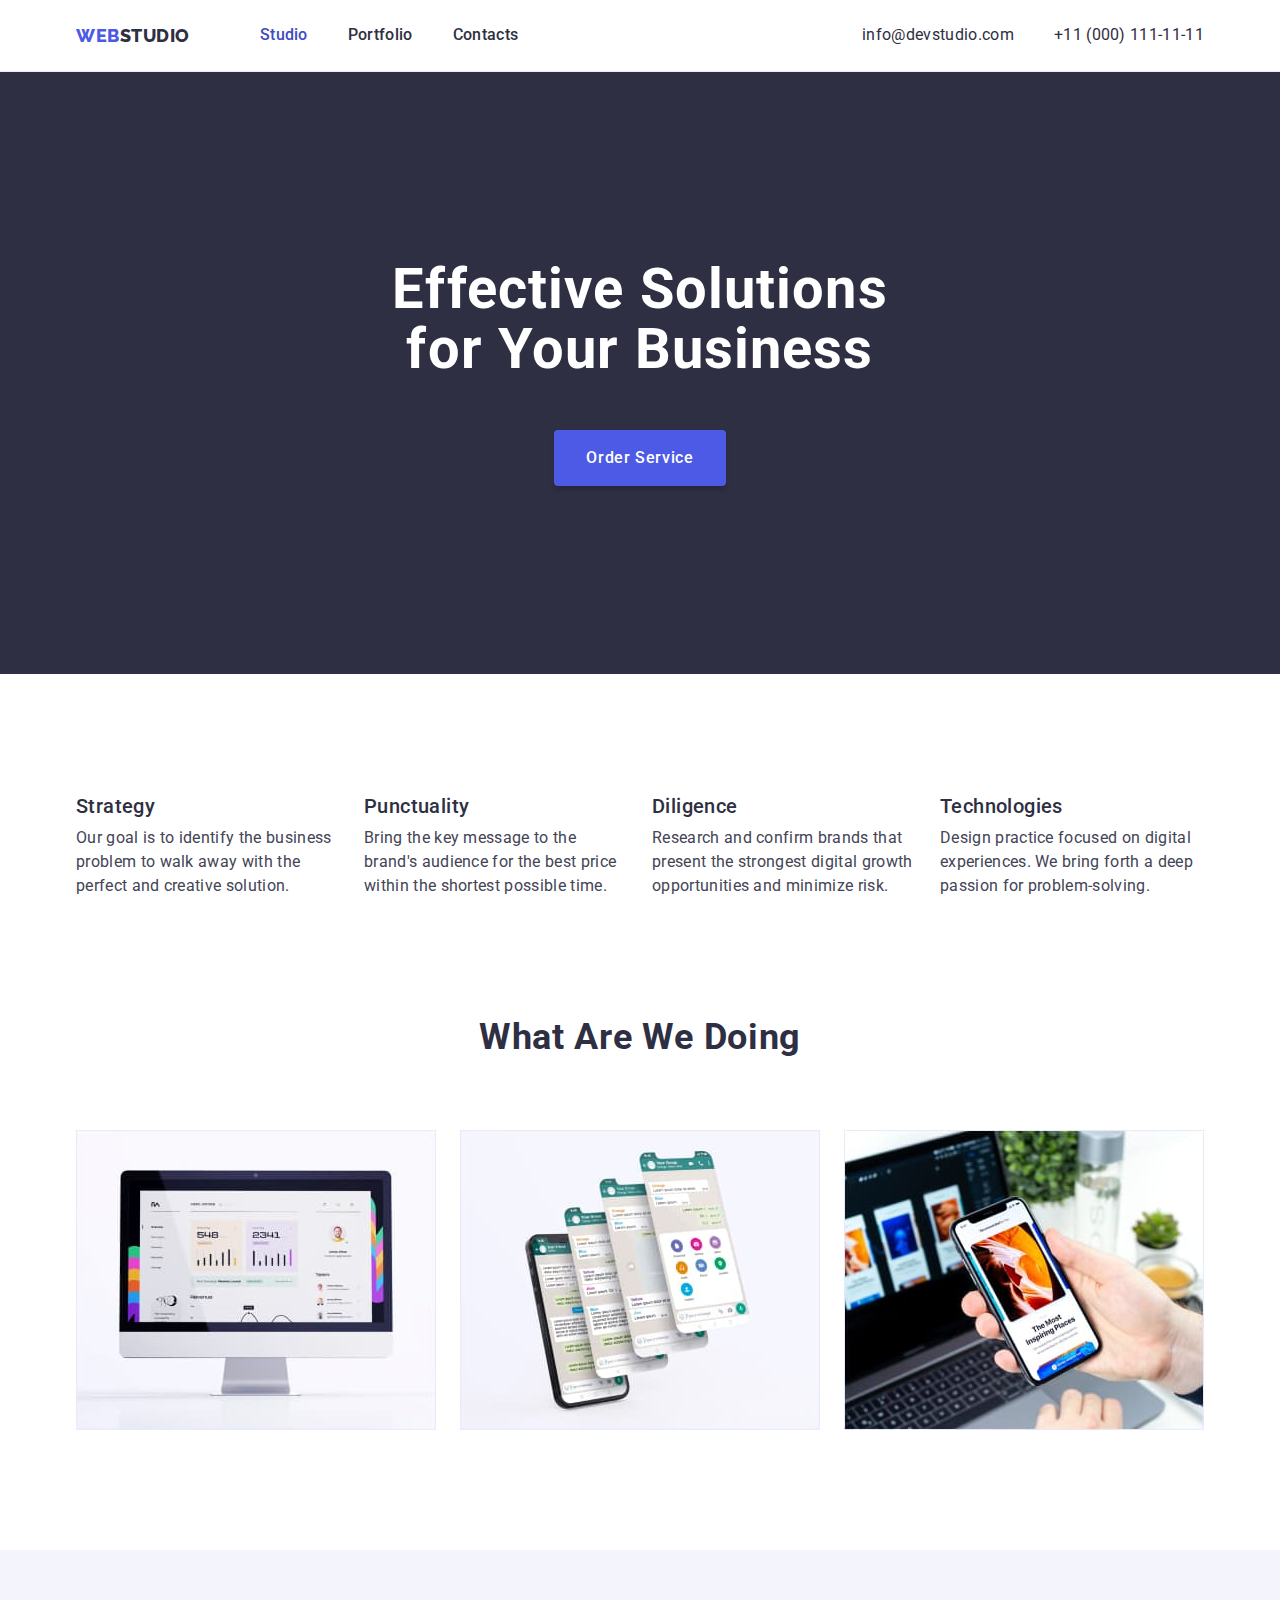
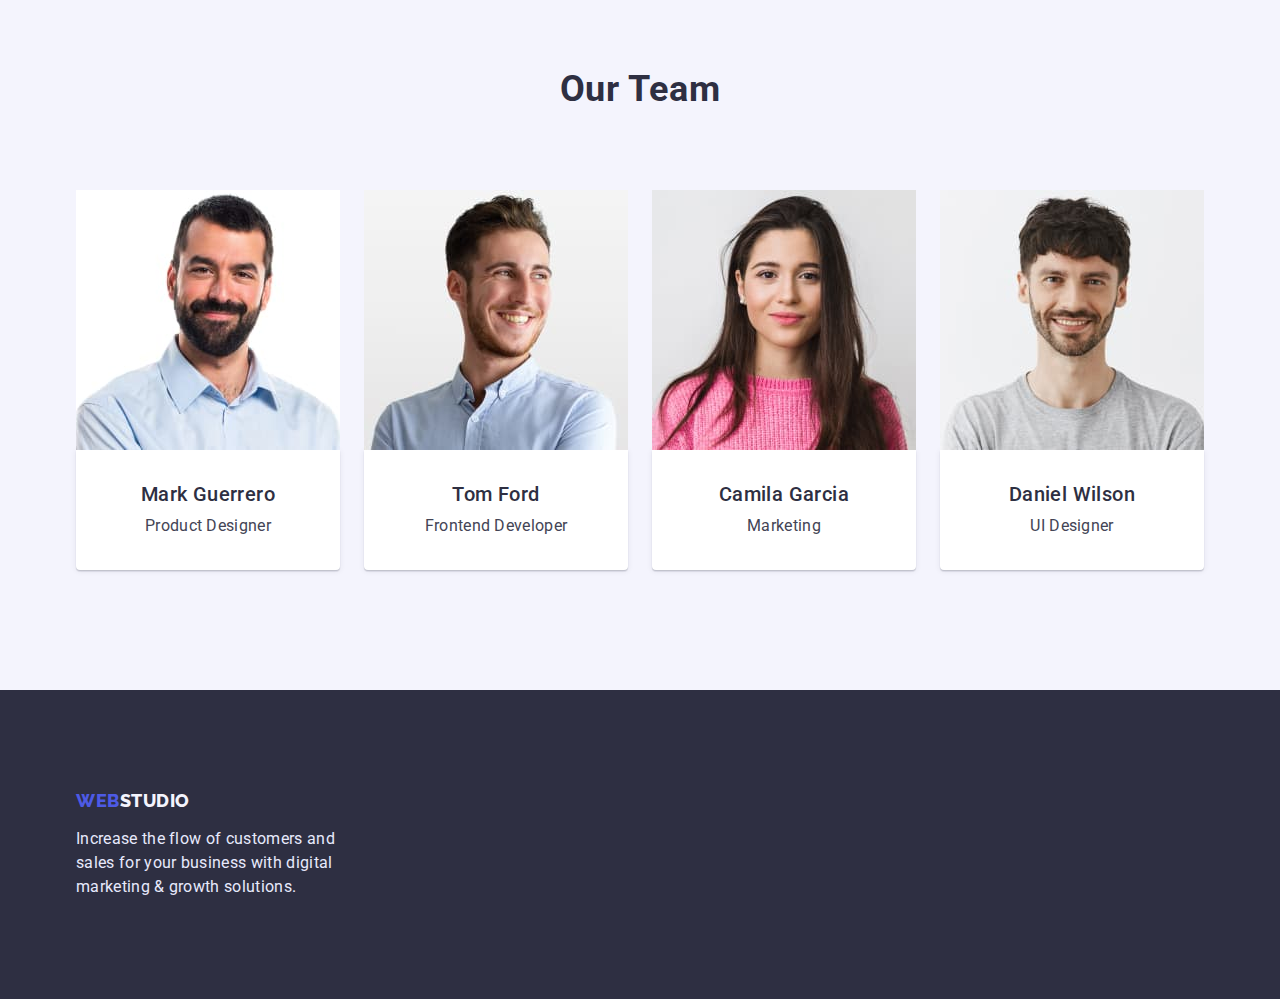
<file: index.html>
<!DOCTYPE html>
<html lang="en">
  <head>
    <meta charset="UTF-8" />
    <meta http-equiv="X-UA-Compatible" content="IE=edge" />
    <meta name="viewport" content="width=device-width, initial-scale=1.0" />
    <link
      href="https://fonts.googleapis.com/css2?family=Raleway:wght@800&family=Roboto:wght@400;500;700;900&display=swap"
      rel="stylesheet"
    />
    <title>WebStudio</title>
    <link rel="stylesheet" type="text/css" href="css/modern-normalize.css" />
    <link rel="stylesheet" type="text/css" href="css/styles.css" />
  </head>
  <body>
    <header class="header">
      <div class="container page-header-container">
        <nav class="page-nav">
          <a class="logo link" href="./index.html"><span>Web</span>Studio</a>
          <ul class="menu list">
            <li class="menu-item">
              <a class="link current" href="./index.html">Studio</a>
            </li>
            <li class="menu-item">
              <a class="link" href="./portfolio.html">Portfolio</a>
            </li>
            <li class="menu-item">
              <a class="link" href="">Contacts</a>
            </li>
          </ul>
        </nav>
        <address class="page-address">
          <ul class="contact list">
            <li class="contact-item">
              <a class="contact-mail link" href="mailto:info@devstudio.com"
                >info@devstudio.com</a
              >
            </li>
            <li class="contact-item">
              <a class="contact-phone link" href="tel:+110001111111"
                >+11 (000) 111-11-11</a
              >
            </li>
          </ul>
        </address>
      </div>
    </header>

    <main>
      <section class="hero section">
        <div class="container">
          <h1 class="hero-title">Effective Solutions for Your Business</h1>
          <button type="button" class="hero-btn">Order Service</button>
        </div>
      </section>

      <section class="features section">
        <div class="container">
          <h2 class="title visually-hidden">Features</h2>
          <ul class="features-list list">
            <li class="features-item">
              <h3 class="subtitle">Strategy</h3>
              <p>
                Our goal is to identify the business problem to walk away with
                the perfect and creative solution.
              </p>
            </li>
            <li class="features-item">
              <h3 class="subtitle">Punctuality</h3>
              <p>
                Bring the key message to the brand's audience for the best price
                within the shortest possible time.
              </p>
            </li>
            <li class="features-item">
              <h3 class="subtitle">Diligence</h3>
              <p>
                Research and confirm brands that present the strongest digital
                growth opportunities and minimize risk.
              </p>
            </li>
            <li class="features-item">
              <h3 class="subtitle">Technologies</h3>
              <p>
                Design practice focused on digital experiences. We bring forth a
                deep passion for problem-solving.
              </p>
            </li>
          </ul>
        </div>
      </section>

      <section class="examples section">
        <div class="container">
          <h2 class="title">What are we doing</h2>
          <ul class="examples-list list">
            <li class="examples-item">
              <img
                src="./images/img1.jpg"
                alt="Example of our desktop program"
                width="360"
              />
            </li>
            <li class="examples-item">
              <img
                src="./images/img2.jpg"
                alt="Example of our mobile application"
                width="360"
              />
            </li>
            <li class="examples-item">
              <img
                src="./images/img3.jpg"
                alt="Responsive design for all apps"
                width="360"
              />
            </li>
          </ul>
        </div>
      </section>

      <section class="team-card section">
        <div class="container">
          <h2 class="team-card-title title">Our team</h2>
          <ul class="team-card-list list">
            <li class="team-card-item">
              <img src="./images/teammate1.jpg" alt="Teammate" width="264" />
              <div class="card-content">
                <h3 class="subtitle">Mark Guerrero</h3>
                <p>Product Designer</p>
              </div>
            </li>
            <li class="team-card-item">
              <img src="./images/teammate2.jpg" alt="Teammate" width="264" />
              <div class="card-content">
                <h3 class="subtitle">Tom Ford</h3>
                <p>Frontend Developer</p>
              </div>
            </li>
            <li class="team-card-item">
              <img src="./images/teammate3.jpg" alt="Teammate" width="264" />
              <div class="card-content">
                <h3 class="subtitle">Camila Garcia</h3>
                <p>Marketing</p>
              </div>
            </li>
            <li class="team-card-item">
              <img src="./images/teammate4.jpg" alt="Teammate" width="264" />
              <div class="card-content">
                <h3 class="subtitle">Daniel Wilson</h3>
                <p>UI Designer</p>
              </div>
            </li>
          </ul>
        </div>
      </section>
    </main>

    <footer class="footer">
      <div class="container">
        <div class="footer-logo">
          <a class="logo link" href="./index.html"><span>Web</span>Studio</a>
          <p class="footer-text">
            Increase the flow of customers and sales for your business with
            digital marketing & growth solutions.
          </p>
        </div>
      </div>
    </footer>
  </body>
</html>
</file>
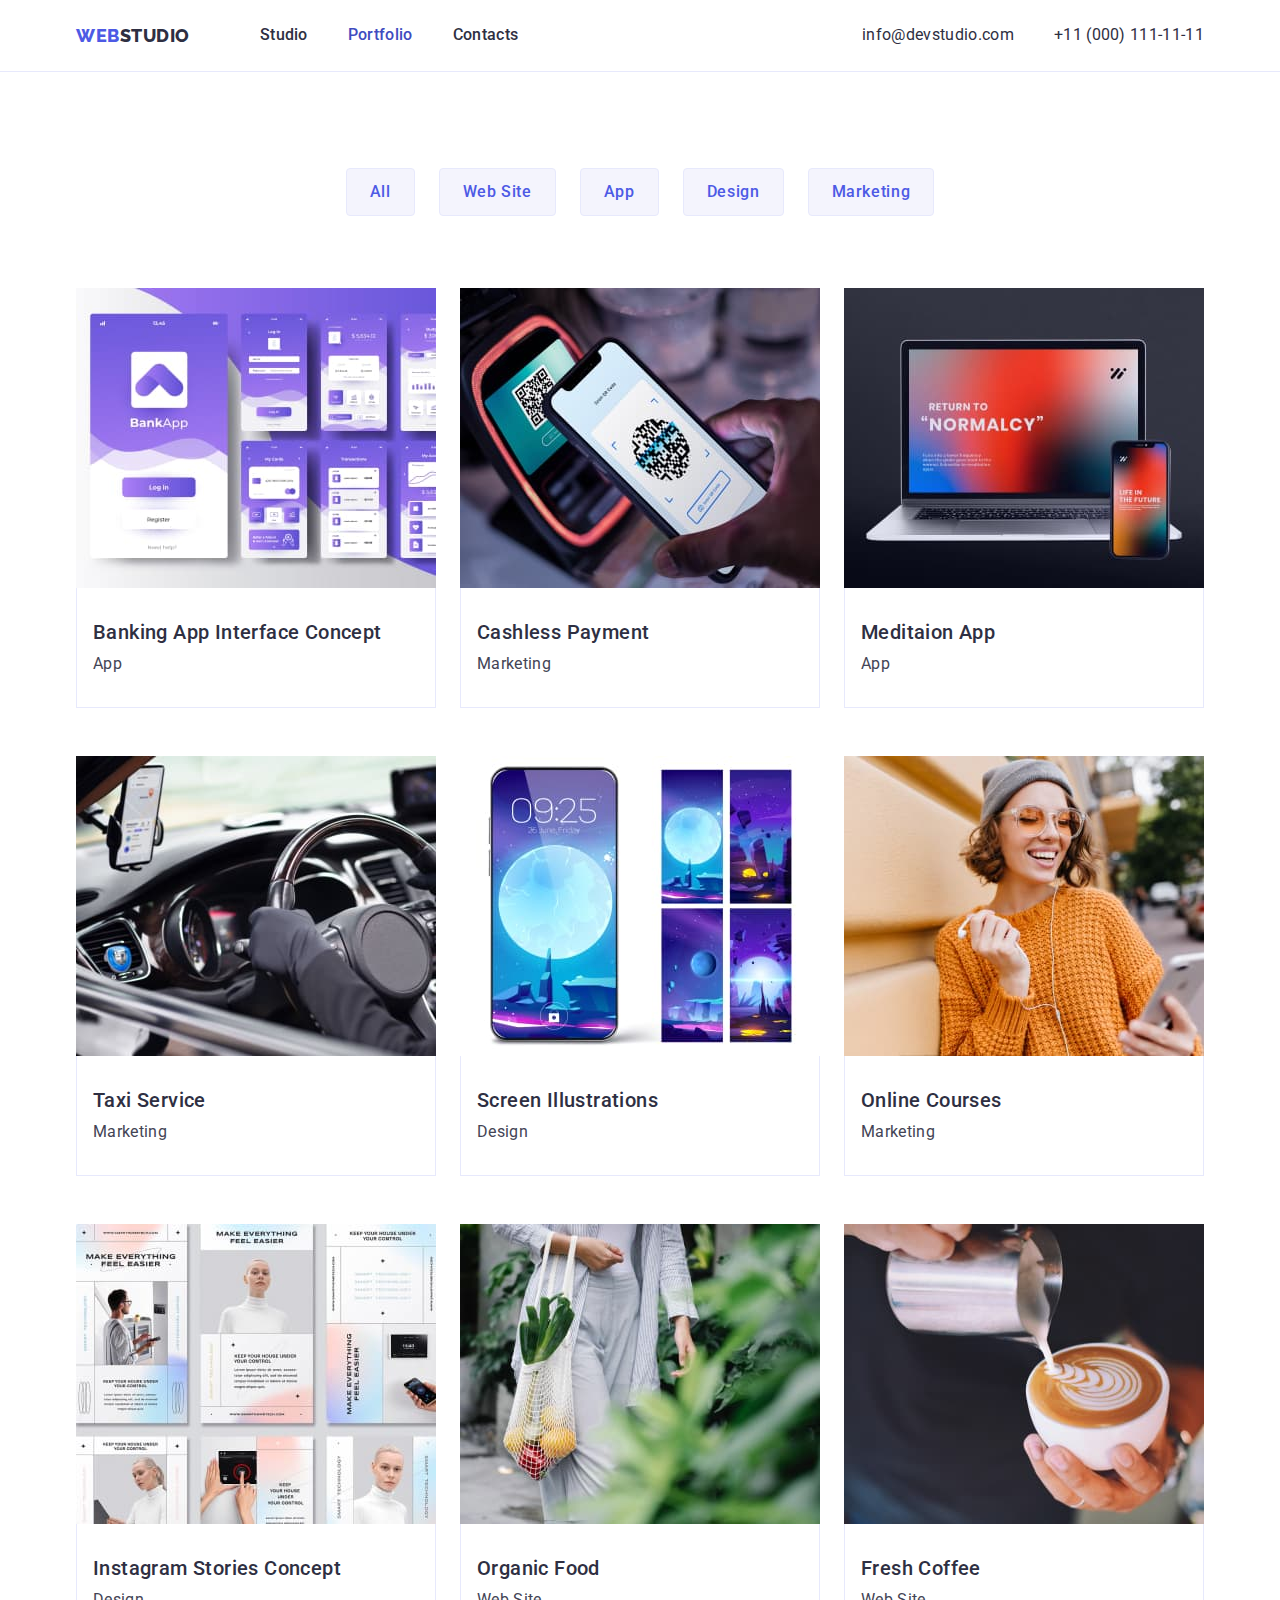
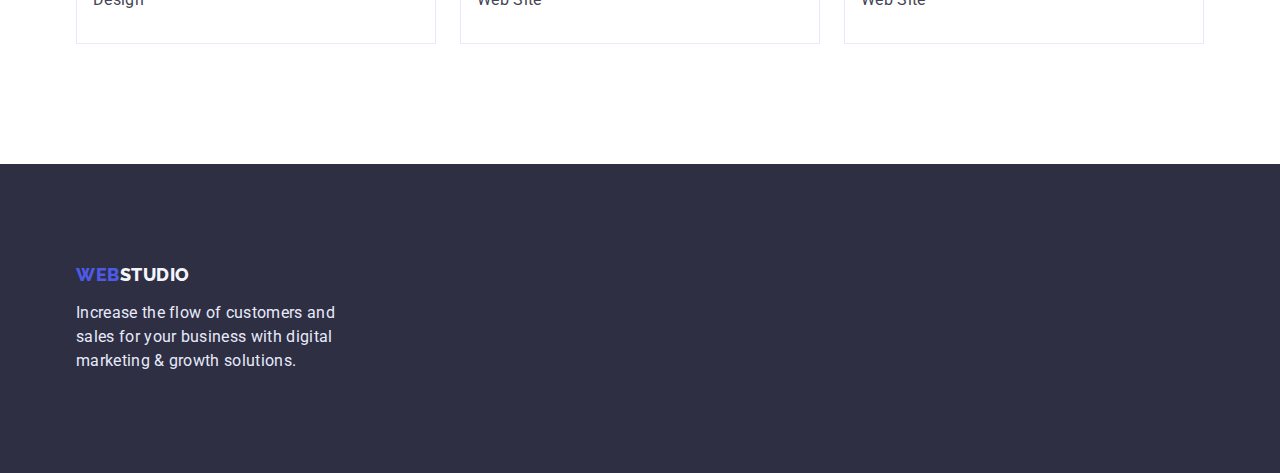
<file: portfolio.html>
<!DOCTYPE html>
<html lang="en">
  <head>
    <meta charset="UTF-8" />
    <meta http-equiv="X-UA-Compatible" content="IE=edge" />
    <meta name="viewport" content="width=device-width, initial-scale=1.0" />
    <link
      href="https://fonts.googleapis.com/css2?family=Raleway:wght@800&family=Roboto:wght@400;500;700;900&display=swap"
      rel="stylesheet"
    />
    <title>Portfolio</title>
    <link rel="stylesheet" type="text/css" href="css/modern-normalize.css" />
    <link rel="stylesheet" type="text/css" href="css/styles.css" />
  </head>
  <body>
    <header class="header">
      <div class="container page-header-container">
        <nav class="page-nav">
          <a class="logo link" href="./index.html"><span>Web</span>Studio</a>
          <ul class="menu list">
            <li class="menu-item">
              <a class="link" href="./index.html">Studio</a>
            </li>
            <li class="menu-item">
              <a class="link current" href="./portfolio.html">Portfolio</a>
            </li>
            <li class="menu-item">
              <a class="link" href="">Contacts</a>
            </li>
          </ul>
        </nav>
        <address class="page-address">
          <ul class="contact list">
            <li class="contact-item">
              <a class="contact-mail link" href="mailto:info@devstudio.com"
                >info@devstudio.com</a
              >
            </li>
            <li class="contact-item">
              <a class="contact-phone link" href="tel:+110001111111"
                >+11 (000) 111-11-11</a
              >
            </li>
          </ul>
        </address>
      </div>
    </header>

    <main>
      <section class="filter section">
        <div class="container">
          <h1 class="visually-hidden">Works examples</h1>
          <ul class="filter-btn list">
            <li><button type="button" class="button">All</button></li>
            <li><button type="button" class="button">Web Site</button></li>
            <li><button type="button" class="button">App</button></li>
            <li><button type="button" class="button">Design</button></li>
            <li><button type="button" class="button">Marketing</button></li>
          </ul>
          <ul class="project-card list">
            <li class="project-card-item">
              <a href="" class="card-link">
                <div class="card-thumb">
                  <img
                    src="./images/portfolio/example1.jpg"
                    alt="application pages for online banking"
                    width="360"
                  />
                </div>
                <div class="card-content">
                  <h2 class="subtitle">Banking App Interface Concept</h2>
                  <p>App</p>
                </div>
              </a>
            </li>
            <li class="project-card-item">
              <a href="" class="card-link">
                <div class="card-thumb">
                  <img
                    src="./images/portfolio/example2.jpg"
                    alt="payment by terminal using the phone"
                    width="360"
                  />
                </div>
                <div class="card-content">
                  <h2 class="subtitle">Cashless Payment</h2>
                  <p>Marketing</p>
                </div>
              </a>
            </li>
            <li class="project-card-item">
              <a href="" class="card-link">
                <div class="card-thumb">
                  <img
                    src="./images/portfolio/example3.jpg"
                    alt="yoga apps screensaver on laptop and phone"
                    width="360"
                  />
                </div>
                <div class="card-content">
                  <h2 class="subtitle">Meditaion App</h2>
                  <p>App</p>
                </div>
              </a>
            </li>
            <li class="project-card-item">
              <a href="" class="card-link">
                <div class="card-thumb">
                  <img
                    src="./images/portfolio/example4.jpg"
                    alt="using a mobile application in a taxi"
                    width="360"
                  />
                </div>
                <div class="card-content">
                  <h2 class="subtitle">Taxi Service</h2>
                  <p>Marketing</p>
                </div>
              </a>
            </li>
            <li class="project-card-item">
              <a href="" class="card-link">
                <div class="card-thumb">
                  <img
                    src="./images/portfolio/example5.jpg"
                    alt="moon screensavers"
                    width="360"
                  />
                </div>
                <div class="card-content">
                  <h2 class="subtitle">Screen Illustrations</h2>
                  <p>Design</p>
                </div>
              </a>
            </li>
            <li class="project-card-item">
              <a href="" class="card-link">
                <div class="card-thumb">
                  <img
                    src="./images/portfolio/example6.jpg"
                    alt="girl rejoices at online courses in the phone"
                    width="360"
                  />
                </div>
                <div class="card-content">
                  <h2 class="subtitle">Online Courses</h2>
                  <p>Marketing</p>
                </div>
              </a>
            </li>
            <li class="project-card-item">
              <a href="" class="card-link">
                <div class="card-thumb">
                  <img
                    src="./images/portfolio/example7.jpg"
                    alt="sample instagram blog design"
                    width="360"
                  />
                </div>
                <div class="card-content">
                  <h2 class="subtitle">Instagram Stories Concept</h2>
                  <p>Design</p>
                </div>
              </a>
            </li>
            <li class="project-card-item">
              <a href="" class="card-link">
                <div class="card-thumb">
                  <img
                    src="./images/portfolio/example8.jpg"
                    alt="a woman carries a fabric bag with groceries"
                    width="360"
                  />
                </div>
                <div class="card-content">
                  <h2 class="subtitle">Organic Food</h2>
                  <p>Web Site</p>
                </div>
              </a>
            </li>
            <li class="project-card-item">
              <a href="" class="card-link">
                <div class="card-thumb">
                  <img
                    src="./images/portfolio/example9.jpg"
                    alt="making cappuccino"
                    width="360"
                  />
                </div>
                <div class="card-content">
                  <h2 class="subtitle">Fresh Coffee</h2>
                  <p>Web Site</p>
                </div>
              </a>
            </li>
          </ul>
        </div>
      </section>
    </main>

    <footer class="footer">
      <div class="container">
        <div class="footer-logo">
          <a class="logo link" href="./index.html"><span>Web</span>Studio</a>
          <p class="footer-text">
            Increase the flow of customers and sales for your business with
            digital marketing & growth solutions.
          </p>
        </div>
      </div>
    </footer>
  </body>
</html>
</file>
<file: css/styles.css>
:root {
  --headings-dark-color: #2e2f42;
  --body-text-color: #434455;
  --primary-white-color: #fff;
  --accent-color: #e7e9fc;
  --primary-brand-color: #4d5ae5;
  --light-mode-color: #f4f4fd;
  --pressed-state-color: #404bbf;

  --card-gap: 24px;
}

.visually-hidden {
  position: absolute;
  white-space: nowrap;
  width: 1px;
  height: 1px;
  overflow: hidden;
  border: 0;
  padding: 0;
  clip: rect(0 0 0 0);
  clip-path: inset(50%);
  margin: -1px;
}

h1,
h2,
h3,
h4,
p {
  margin-top: 0;
  margin-bottom: 0;
}

ul,
ol {
  margin-top: 0;
  margin-bottom: 0;
  padding-left: 0;
}

img {
  display: block;
  max-width: 100%;
  height: auto;
}

body {
  font-family: 'Roboto', 'Raleway', sans-serif;
  background-color: #fff;
  color: var(--body-text-color);
  font-size: 16px;
  line-height: 1.5;
  letter-spacing: 0.02em;
}

button {
  font-family: 'Roboto';
  font-weight: 500;
  font-size: 16px;
  line-height: 1.5;
  letter-spacing: 0.04em;
  align-items: center;
  border-radius: 4px;
  cursor: pointer;
  display: block;
}

.title {
  color: var(--headings-dark-color);
  font-size: 36px;
  line-height: 1.11;
  letter-spacing: 0.02em;
  text-align: center;
  text-transform: capitalize;
}

.subtitle {
  color: var(--headings-dark-color);
  font-weight: 500;
  font-size: 20px;
  line-height: 1.2;
  letter-spacing: 0.02em;
  margin-bottom: 8px;
}

.link {
  text-decoration: none;
  color: var(--headings-dark-color);
}

.link:hover,
.link:focus {
  color: var(--pressed-state-color);
}

.list {
  list-style: none;
}

.container {
  width: 1158px;
  margin-left: auto;
  margin-right: auto;
  padding-left: 15px;
  padding-right: 15px;
}

.section {
  padding-top: 120px;
  padding-bottom: 120px;
}

.card-content {
  padding: 32px 16px;
  background-color: var(--primary-white-color);
}

/*Header */

.header {
  border-bottom: 1px solid var(--accent-color);
}

.header .link {
  padding-bottom: 23px;
  padding-top: 24px;
}

.page-header-container {
  display: flex;
  justify-content: space-between;
  align-items: center;
}

.page-nav {
  display: flex;
  align-items: center;
}

.logo {
  font-family: 'Raleway';
  font-weight: 800;
  font-size: 18px;
  line-height: 1.33;
  letter-spacing: 0.03em;
  text-transform: uppercase;
}

.header .logo {
  margin-right: 70px;
}

.logo > span {
  color: var(--primary-brand-color);
}

.menu {
  font-weight: 500;
  font-size: 16px;
  line-height: 1.5;
  letter-spacing: 0.02em;
  display: flex;
  align-items: center;
}
.menu-item:not(:last-child) {
  margin-right: 40px;
}

.menu .link.current {
  color: var(--pressed-state-color);
}

.contact {
  font-style: normal;
  font-weight: 400;
  font-size: 16px;
  line-height: 1.5;
  letter-spacing: 0.02em;
  display: flex;
  align-items: center;
}
.contact-item:not(:last-child) {
  margin-right: 40px;
}

/* Main */

/* Hero */

.hero {
  background-color: var(--headings-dark-color);
  color: var(--primary-white-color);
  display: flex;
  align-content: center;
  align-items: center;
  padding-top: 188px;
  padding-bottom: 188px;
}
.hero-title {
  font-size: 56px;
  line-height: 1.07;
  text-align: center;
  letter-spacing: 0.02em;
  width: 496px;
  margin-left: auto;
  margin-right: auto;
  margin-bottom: 50px;
}
.hero-btn {
  color: var(--primary-white-color);
  font-family: 'Roboto';
  font-weight: 500;
  font-size: 16px;
  line-height: 1.5;
  letter-spacing: 0.04em;
  padding: 16px 32px;

  margin: 0 auto;
  display: block;

  border: none;
  background: var(--primary-brand-color);
  box-shadow: 0px 4px 4px rgba(0, 0, 0, 0.15);
}

.hero-btn:hover,
.hero-btn:focus {
  background: var(--pressed-state-color);
}

/* Features */

.features-list {
  display: flex;
  flex-wrap: wrap;
  gap: var(--card-gap);
}

.features-item {
  flex-basis: calc((100% - 3 * var(--card-gap)) / 4);
}

/* What are we doing */

.examples {
  padding-top: 0px;
}

.examples-list {
  display: flex;
  flex-wrap: wrap;
  gap: var(--card-gap);
  margin-top: 72px;
}

.examples-item {
  flex-basis: calc((100% - 2 * var(--card-gap)) / 3);
}

/* Team card */

.team-card {
  background-color: var(--light-mode-color);
}

.team-card-list {
  background-color: var(--light-mode-color);
  display: flex;
  flex-wrap: wrap;
  gap: var(--card-gap);
  margin-top: 80px;
}

.team-card-item {
  flex-basis: calc((100% - 3 * var(--card-gap)) / 4);
}

.team-card-list .card-content {
  box-shadow: 0px 1px 6px rgba(46, 47, 66, 0.08),
    0px 1px 1px rgba(46, 47, 66, 0.16), 0px 2px 1px rgba(46, 47, 66, 0.08);
  border-radius: 0px 0px 4px 4px;
  overflow: hidden;
}

.team-card .subtitle,
.team-card p {
  text-align: center;
}

/* Footer */

.footer {
  background-color: var(--headings-dark-color);
  padding-top: 100px;
  padding-bottom: 100px;
}

.footer-logo {
  width: 264px;
}

.footer .logo {
  color: var(--light-mode-color);
}

.footer-text {
  color: var(--accent-color);
  margin-top: 16px;
}

.footer .logo {
  display: block;
  line-height: 1.2;
}

/* Portfolio page */

/* Filter buttons */

.filter.section {
  padding-top: 96px;
}

.filter .button {
  color: var(--primary-brand-color);
  background: var(--light-mode-color);
  border: 1px solid var(--accent-color);
  padding: 11px 23px;
}

.filter .button:hover,
.filter .button:focus {
  background: var(--pressed-state-color);
  color: var(--primary-white-color);
  border-color: transparent;
  box-shadow: 0px 3px 1px rgba(0, 0, 0, 0.1), 0px 2px 1px rgba(0, 0, 0, 0.08),
    0px 2px 2px rgba(0, 0, 0, 0.12);
}

.filter-btn {
  display: flex;
  flex-wrap: wrap;
  gap: var(--card-gap);
  margin-bottom: 72px;
  justify-content: center;
  align-items: center;
}

/* Project cards */

.card-link {
  text-decoration: none;
}

.card-content > p {
  color: var(--body-text-color);
}

.project-card {
  display: flex;
  flex-wrap: wrap;
  column-gap: var(--card-gap);
  row-gap: calc(2 * var(--card-gap));
}

.project-card-item {
  flex-basis: calc((100% - 2 * var(--card-gap)) / 3);
}

.project-card-item .card-content {
  padding-bottom: 31px;
  border-right: 1px solid var(--accent-color);
  border-left: 1px solid var(--accent-color);
  border-bottom: 1px solid var(--accent-color);
}
</file>
